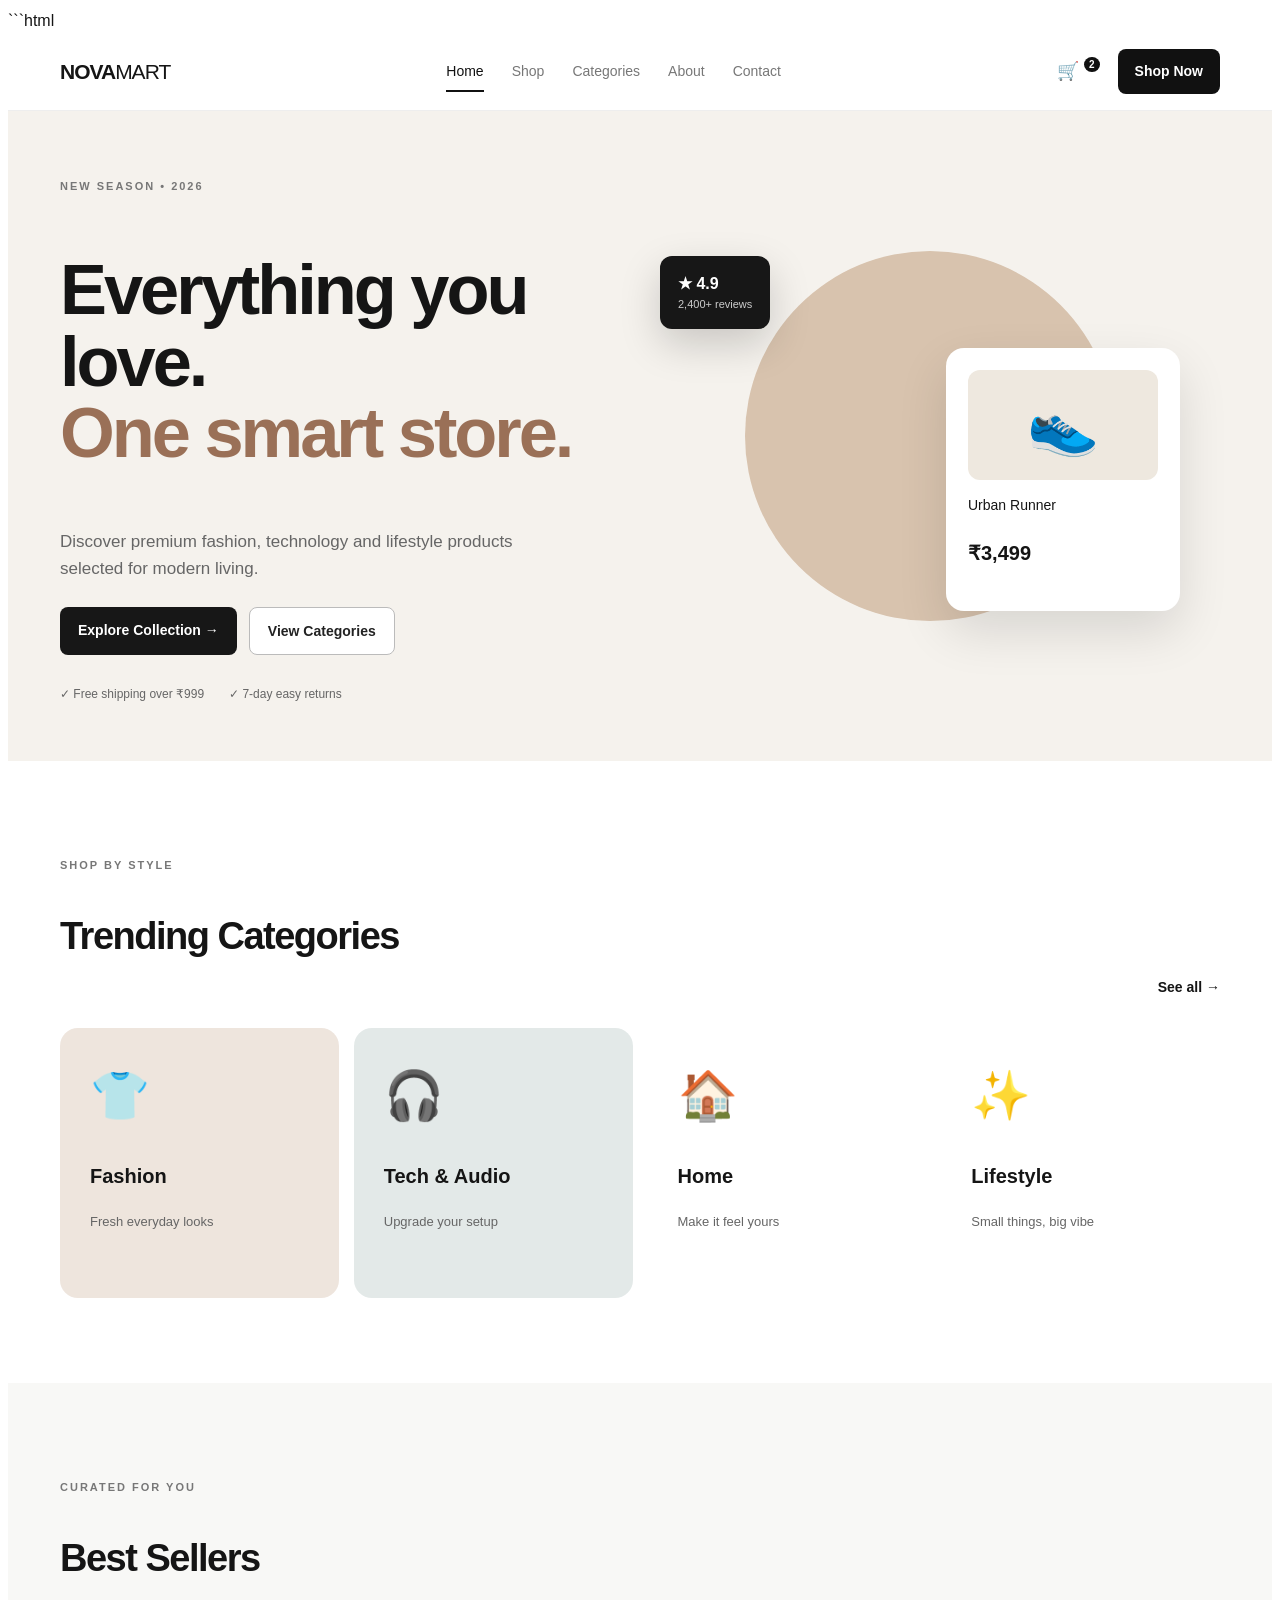
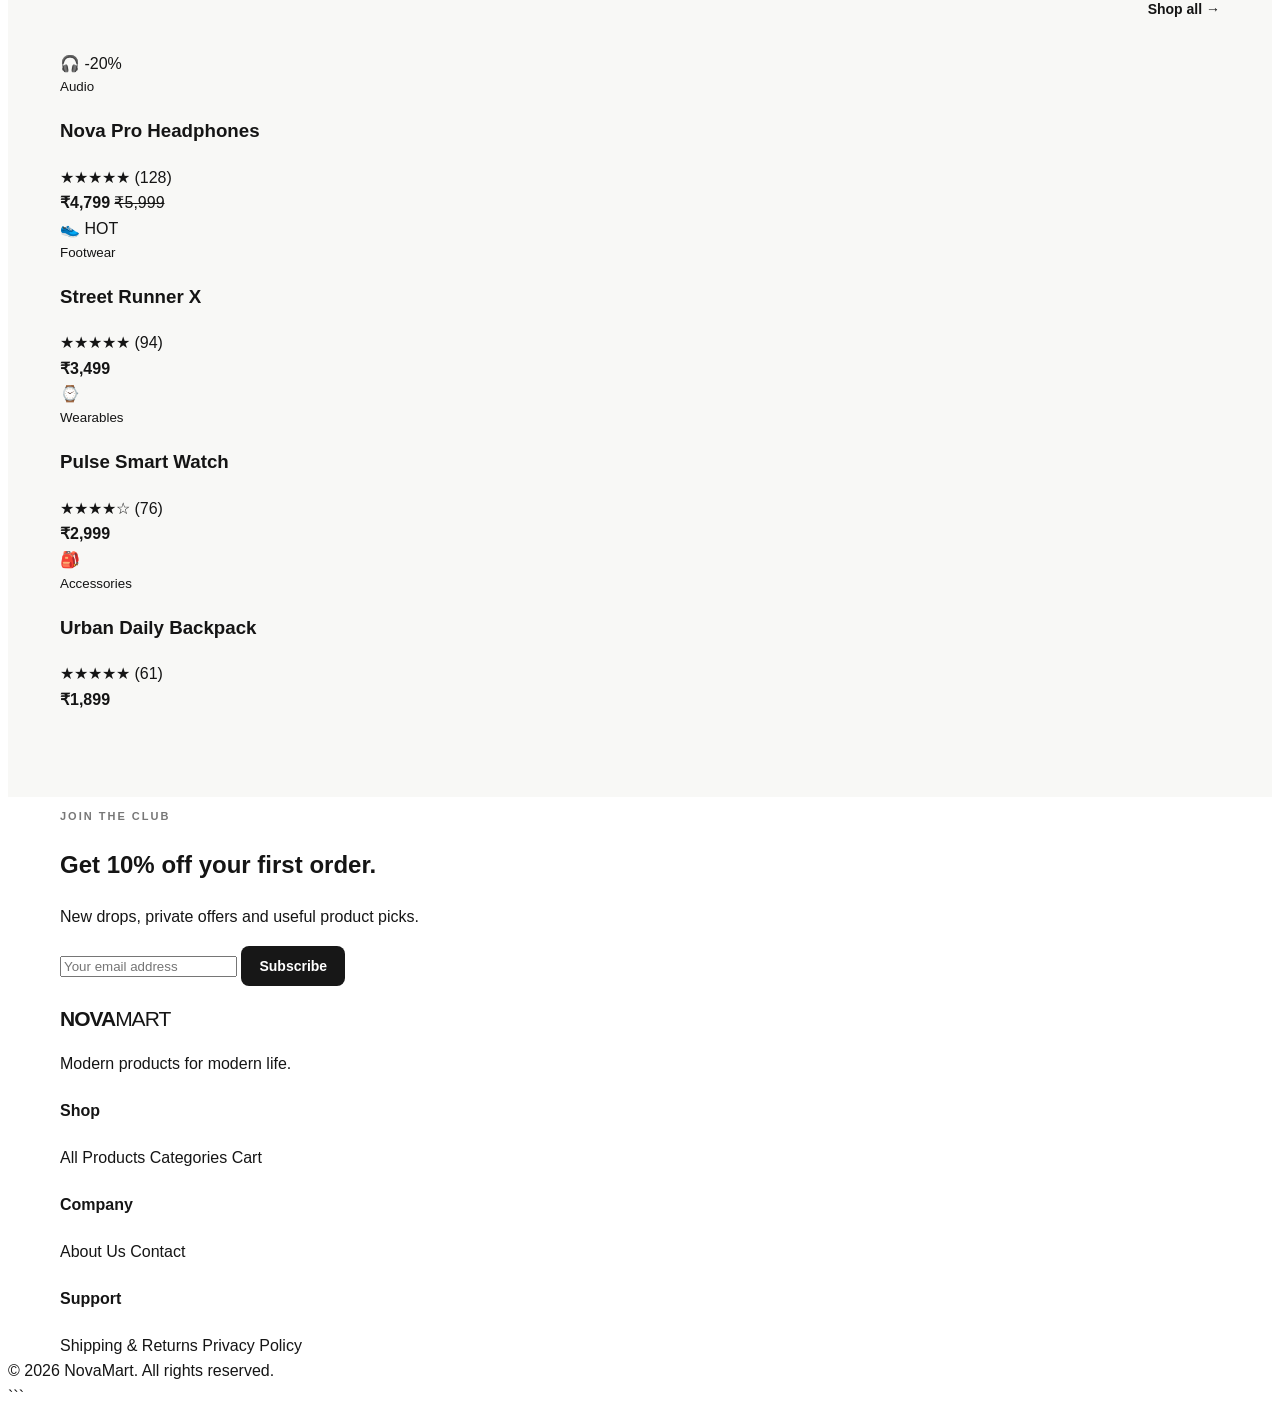
<file: index.html>
```html
<!DOCTYPE html>
<html lang="en">
<head>
    <meta charset="UTF-8">
    <meta name="viewport" content="width=device-width, initial-scale=1.0">

    <title>NovaMart | Home</title>

    <link rel="stylesheet" href="css/style.css">
</head>

<body>

<!-- ================= NAVBAR ================= -->

<header class="header">

    <div class="container nav">

        <a href="index.html" class="logo">
            NOVA<span>MART</span>
        </a>

        <nav>
            <a href="index.html" class="active">Home</a>
            <a href="shop.html">Shop</a>
            <a href="categories.html">Categories</a>
            <a href="about.html">About</a>
            <a href="contact.html">Contact</a>
        </nav>

        <div class="nav-actions">
            <a href="cart.html" class="cart">
                🛒 <b>2</b>
            </a>

            <a href="shop.html" class="nav-button">
                Shop Now
            </a>
        </div>

    </div>

</header>


<!-- ================= HERO ================= -->

<main>

<section class="hero">

    <div class="container hero-grid">

        <div class="hero-content">

            <p class="eyebrow">
                NEW SEASON • 2026
            </p>

            <h1>
                Everything you love.
                <span>One smart store.</span>
            </h1>

            <p class="hero-description">
                Discover premium fashion, technology and lifestyle
                products selected for modern living.
            </p>

            <div class="hero-buttons">

                <a href="shop.html" class="btn primary">
                    Explore Collection →
                </a>

                <a href="categories.html" class="btn secondary">
                    View Categories
                </a>

            </div>

            <div class="trust">

                <span>✓ Free shipping over ₹999</span>

                <span>✓ 7-day easy returns</span>

            </div>

        </div>


        <div class="hero-art">

            <div class="hero-circle"></div>

            <div class="hero-product-card floating">

                <div class="hero-product-image">
                    👟
                </div>

                <p>Urban Runner</p>

                <h3>₹3,499</h3>

            </div>


            <div class="review-card floating-delay">

                <strong>★ 4.9</strong>

                <span>2,400+ reviews</span>

            </div>

        </div>

    </div>

</section>


<!-- ================= CATEGORIES ================= -->

<section class="section">

    <div class="container">

        <div class="section-heading">

            <div>

                <p class="eyebrow">
                    SHOP BY STYLE
                </p>

                <h2>
                    Trending Categories
                </h2>

            </div>

            <a href="categories.html" class="text-link">
                See all →
            </a>

        </div>


        <div class="category-grid">

            <a href="shop.html" class="category-card fashion">

                <div class="category-icon">
                    👕
                </div>

                <h3>Fashion</h3>

                <p>
                    Fresh everyday looks
                </p>

            </a>


            <a href="shop.html" class="category-card tech">

                <div class="category-icon">
                    🎧
                </div>

                <h3>Tech & Audio</h3>

                <p>
                    Upgrade your setup
                </p>

            </a>


            <a href="shop.html" class="category-card home">

                <div class="category-icon">
                    🏠
                </div>

                <h3>Home</h3>

                <p>
                    Make it feel yours
                </p>

            </a>


            <a href="shop.html" class="category-card lifestyle">

                <div class="category-icon">
                    ✨
                </div>

                <h3>Lifestyle</h3>

                <p>
                    Small things, big vibe
                </p>

            </a>

        </div>

    </div>

</section>


<!-- ================= BEST SELLERS ================= -->

<section class="section light-section">

    <div class="container">

        <div class="section-heading">

            <div>

                <p class="eyebrow">
                    CURATED FOR YOU
                </p>

                <h2>
                    Best Sellers
                </h2>

            </div>

            <a href="shop.html" class="text-link">
                Shop all →
            </a>

        </div>


        <div class="product-grid">


            <!-- PRODUCT 1 -->

            <article class="product-card">

                <div class="product-image product-one">

                    🎧

                    <span class="badge">
                        -20%
                    </span>

                </div>

                <div class="product-info">

                    <small>
                        Audio
                    </small>

                    <h3>
                        Nova Pro Headphones
                    </h3>

                    <div class="rating">
                        ★★★★★
                        <span>(128)</span>
                    </div>

                    <strong>
                        ₹4,799
                    </strong>

                    <del>
                        ₹5,999
                    </del>

                </div>

            </article>


            <!-- PRODUCT 2 -->

            <article class="product-card">

                <div class="product-image product-two">

                    👟

                    <span class="badge">
                        HOT
                    </span>

                </div>

                <div class="product-info">

                    <small>
                        Footwear
                    </small>

                    <h3>
                        Street Runner X
                    </h3>

                    <div class="rating">
                        ★★★★★
                        <span>(94)</span>
                    </div>

                    <strong>
                        ₹3,499
                    </strong>

                </div>

            </article>


            <!-- PRODUCT 3 -->

            <article class="product-card">

                <div class="product-image product-three">

                    ⌚

                </div>

                <div class="product-info">

                    <small>
                        Wearables
                    </small>

                    <h3>
                        Pulse Smart Watch
                    </h3>

                    <div class="rating">
                        ★★★★☆
                        <span>(76)</span>
                    </div>

                    <strong>
                        ₹2,999
                    </strong>

                </div>

            </article>


            <!-- PRODUCT 4 -->

            <article class="product-card">

                <div class="product-image product-four">

                    🎒

                </div>

                <div class="product-info">

                    <small>
                        Accessories
                    </small>

                    <h3>
                        Urban Daily Backpack
                    </h3>

                    <div class="rating">
                        ★★★★★
                        <span>(61)</span>
                    </div>

                    <strong>
                        ₹1,899
                    </strong>

                </div>

            </article>

        </div>

    </div>

</section>


<!-- ================= NEWSLETTER ================= -->

<section class="newsletter">

    <div class="container newsletter-box">

        <div>

            <p class="eyebrow">
                JOIN THE CLUB
            </p>

            <h2>
                Get 10% off your first order.
            </h2>

            <p>
                New drops, private offers and useful product picks.
            </p>

        </div>


        <form>

            <input
                type="email"
                placeholder="Your email address"
            >

            <button class="btn primary">
                Subscribe
            </button>

        </form>

    </div>

</section>

</main>


<!-- ================= FOOTER ================= -->

<footer class="footer">

    <div class="container footer-grid">

        <div>

            <a href="index.html" class="logo light">
                NOVA<span>MART</span>
            </a>

            <p>
                Modern products for modern life.
            </p>

        </div>


        <div>

            <h4>
                Shop
            </h4>

            <a href="shop.html">
                All Products
            </a>

            <a href="categories.html">
                Categories
            </a>

            <a href="cart.html">
                Cart
            </a>

        </div>


        <div>

            <h4>
                Company
            </h4>

            <a href="about.html">
                About Us
            </a>

            <a href="contact.html">
                Contact
            </a>

        </div>


        <div>

            <h4>
                Support
            </h4>

            <a href="#">
                Shipping & Returns
            </a>

            <a href="#">
                Privacy Policy
            </a>

        </div>

    </div>


    <div class="copyright">

        © 2026 NovaMart. All rights reserved.

    </div>

</footer>


</body>
</html>
```
</file>
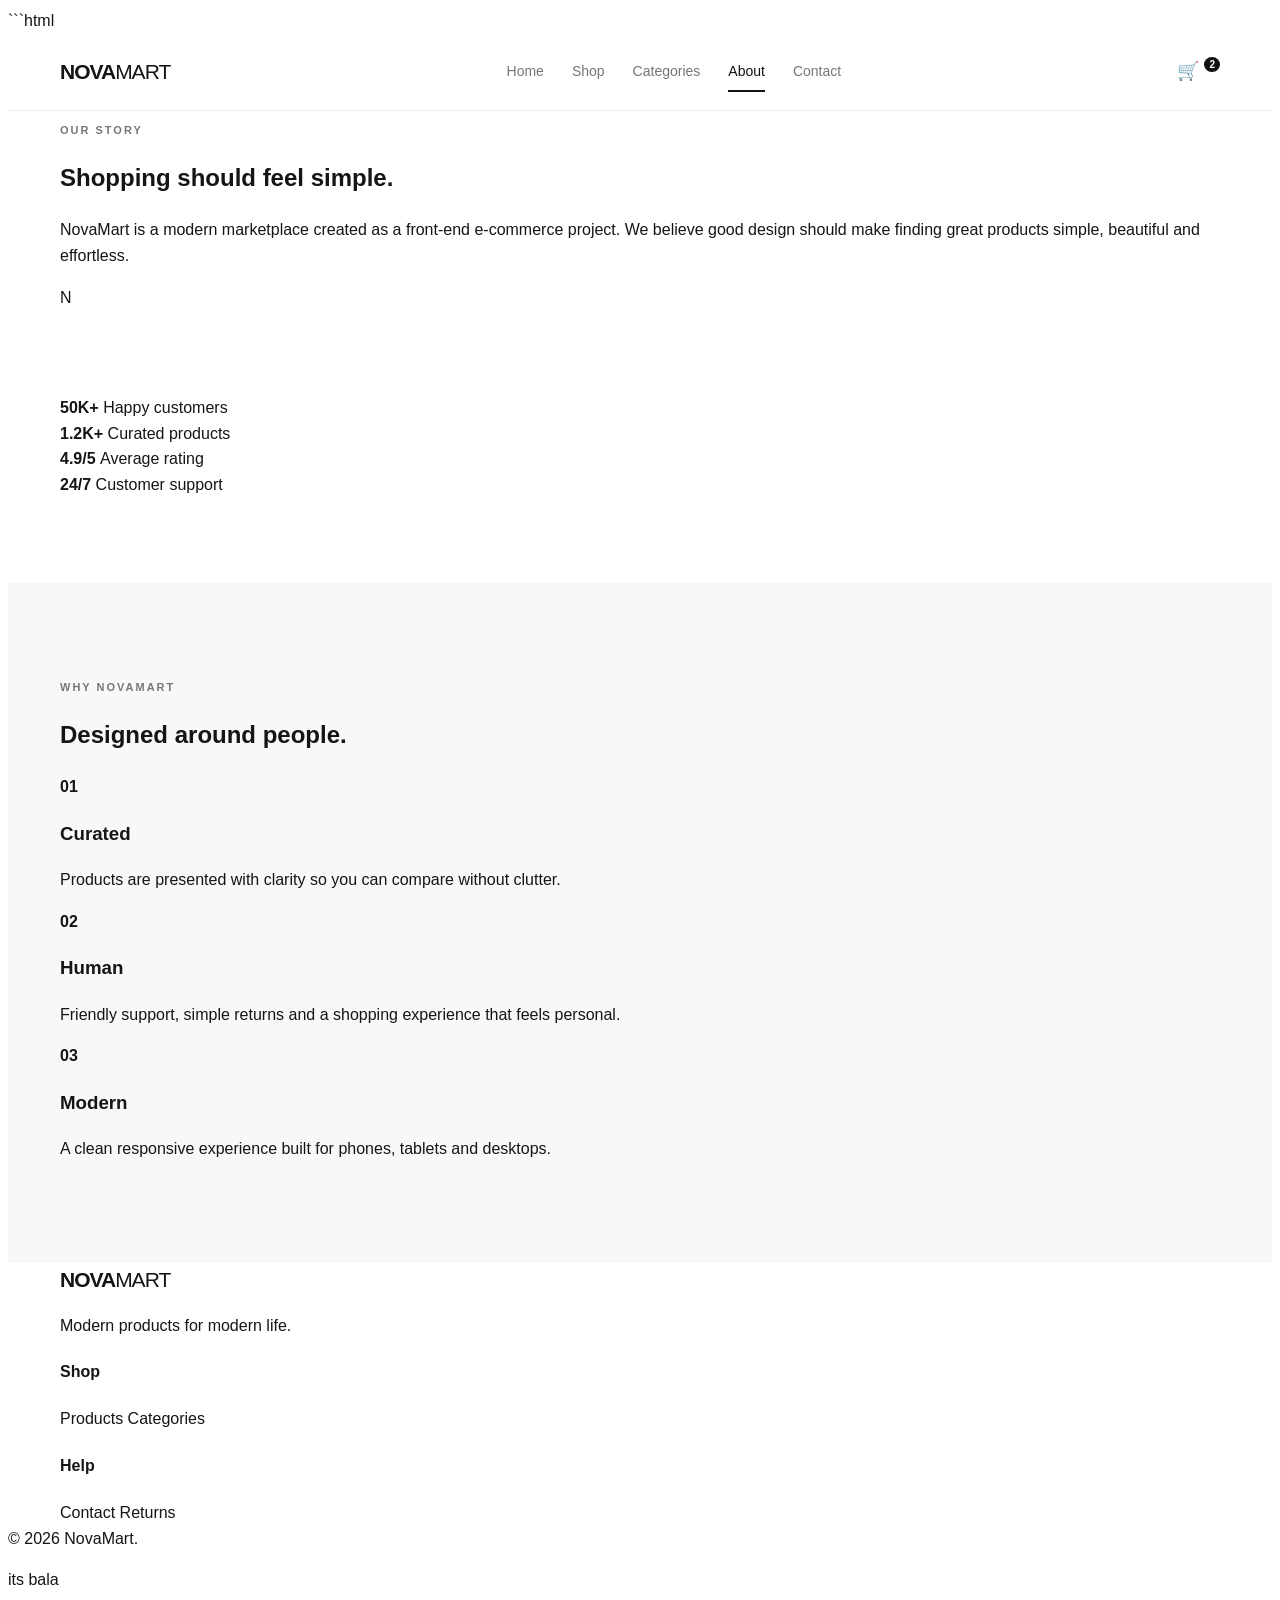
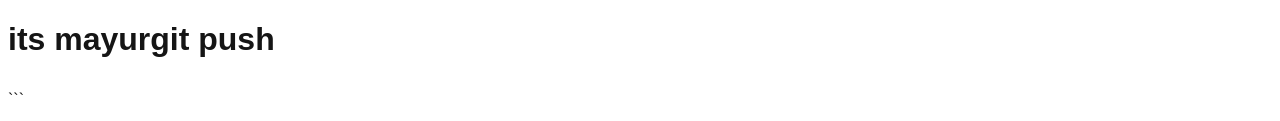
<file: about.html>
```html
<!DOCTYPE html>
<html lang="en">

<head>

<meta charset="UTF-8">
<meta name="viewport" content="width=device-width, initial-scale=1.0">

<title>NovaMart | About</title>

<link rel="stylesheet" href="css/style.css">

</head>

<body>


<header class="header">

<div class="container nav">

<a href="index.html" class="logo">
NOVA<span>MART</span>
</a>

<nav>

<a href="index.html">
Home
</a>

<a href="shop.html">
Shop
</a>

<a href="categories.html">
Categories
</a>

<a href="about.html" class="active">
About
</a>

<a href="contact.html">
Contact
</a>

</nav>

<div class="nav-actions">

<a href="cart.html" class="cart">
🛒 <b>2</b>
</a>

</div>

</div>

</header>


<main>


<section class="about-hero">

<div class="container about-grid">

<div>

<p class="eyebrow">
OUR STORY
</p>

<h1>
Shopping should feel
<span>simple.</span>
</h1>

<p>

NovaMart is a modern marketplace created
as a front-end e-commerce project.

We believe good design should make finding
great products simple, beautiful and effortless.

</p>

</div>


<div class="about-circle">
N
</div>

</div>

</section>


<section class="section">

<div class="container stats">


<div>

<strong>
50K+
</strong>

<span>
Happy customers
</span>

</div>


<div>

<strong>
1.2K+
</strong>

<span>
Curated products
</span>

</div>


<div>

<strong>
4.9/5
</strong>

<span>
Average rating
</span>

</div>


<div>

<strong>
24/7
</strong>

<span>
Customer support
</span>

</div>


</div>

</section>


<section class="section light-section">

<div class="container values">

<div>

<p class="eyebrow">
WHY NOVAMART
</p>

<h2>
Designed around people.
</h2>

</div>


<div class="value-grid">


<article>

<b>
01
</b>

<h3>
Curated
</h3>

<p>
Products are presented with clarity
so you can compare without clutter.
</p>

</article>


<article>

<b>
02
</b>

<h3>
Human
</h3>

<p>
Friendly support, simple returns and
a shopping experience that feels personal.
</p>

</article>


<article>

<b>
03
</b>

<h3>
Modern
</h3>

<p>
A clean responsive experience built
for phones, tablets and desktops.
</p>

</article>


</div>

</div>

</section>

</main>


<footer class="footer">

<div class="container footer-grid">

<div>

<a href="index.html" class="logo light">
NOVA<span>MART</span>
</a>

<p>
Modern products for modern life.
</p>

</div>


<div>

<h4>
Shop
</h4>

<a href="shop.html">
Products
</a>

<a href="categories.html">
Categories
</a>

</div>


<div>

<h4>
Help
</h4>

<a href="contact.html">
Contact
</a>

<a href="#">
Returns
</a>

</div>

</div>


<div class="copyright">
© 2026 NovaMart.
</div>

</footer>

<p>its bala</p>
<h1>its mayurgit push</h1>

</body>
</html>
```
</file>
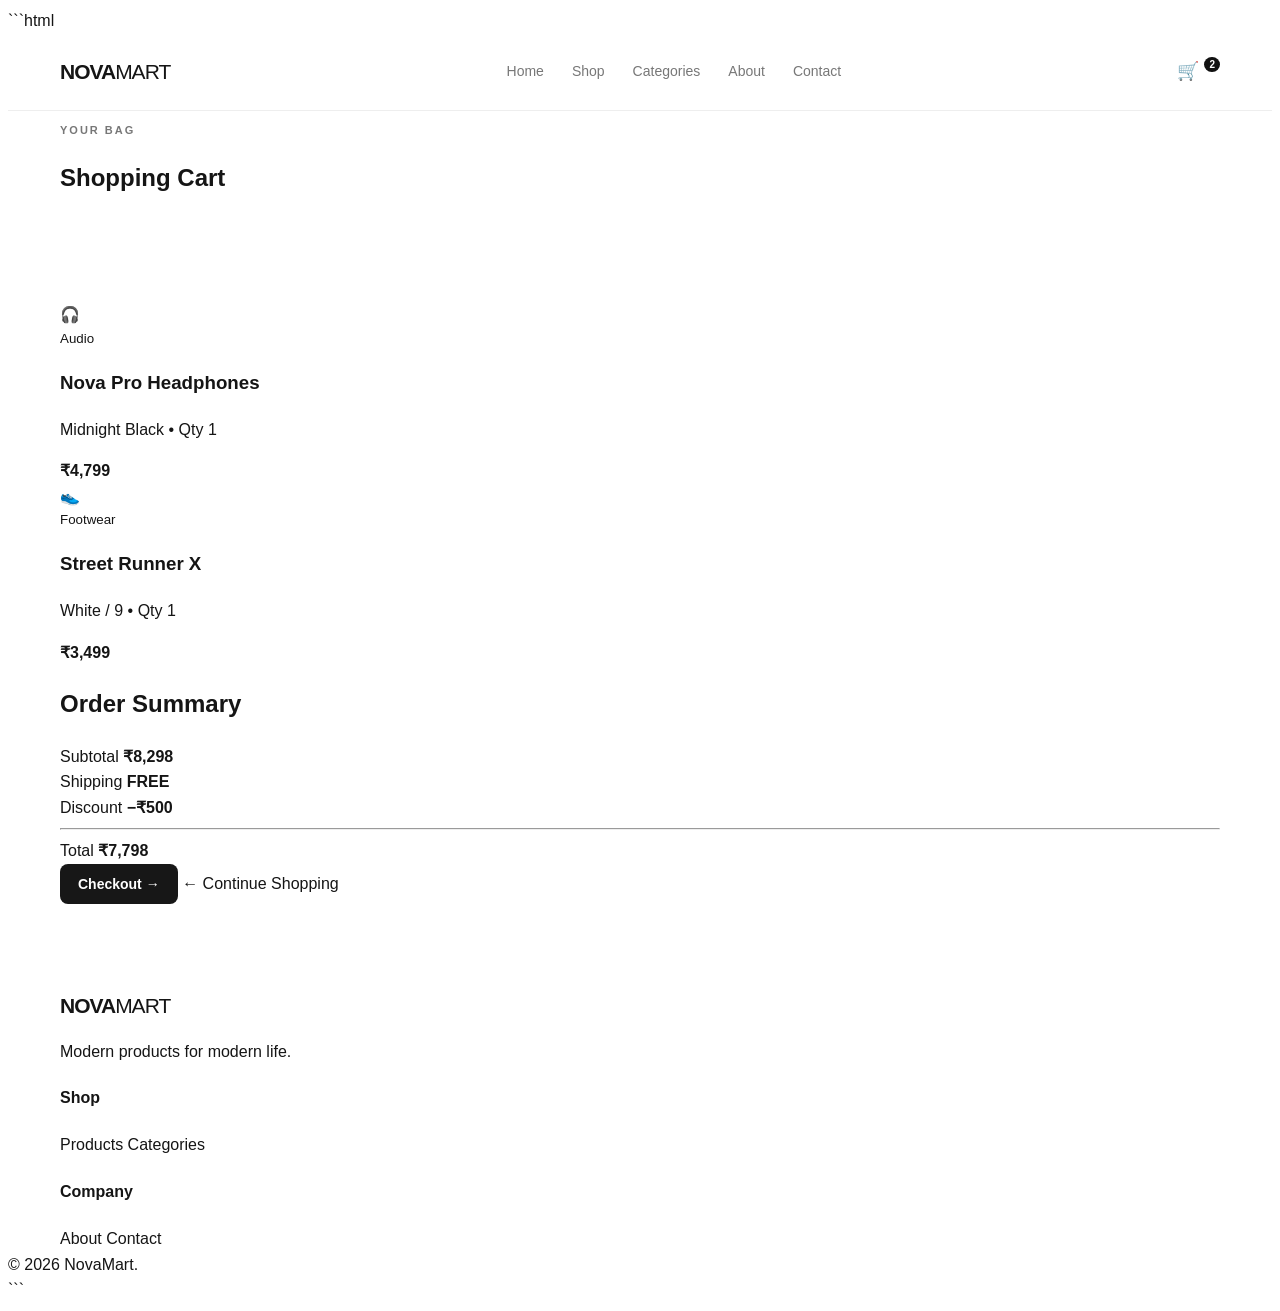
<file: cart.html>
```html
<!DOCTYPE html>
<html lang="en">

<head>

<meta charset="UTF-8">
<meta name="viewport" content="width=device-width, initial-scale=1.0">

<title>NovaMart | Cart</title>

<link rel="stylesheet" href="css/style.css">

</head>

<body>


<header class="header">

<div class="container nav">

<a href="index.html" class="logo">
NOVA<span>MART</span>
</a>

<nav>

<a href="index.html">
Home
</a>

<a href="shop.html">
Shop
</a>

<a href="categories.html">
Categories
</a>

<a href="about.html">
About
</a>

<a href="contact.html">
Contact
</a>

</nav>

<div class="nav-actions">

<a href="cart.html" class="cart">
🛒 <b>2</b>
</a>

</div>

</div>

</header>


<main>


<section class="page-hero">

<div class="container">

<p class="eyebrow">
YOUR BAG
</p>

<h1>
Shopping Cart
</h1>

</div>

</section>


<section class="section">

<div class="container cart-layout">


<div class="cart-items">


<article class="cart-item">

<div class="cart-image product-one">
🎧
</div>

<div>

<small>
Audio
</small>

<h3>
Nova Pro Headphones
</h3>

<p>
Midnight Black • Qty 1
</p>

</div>

<strong>
₹4,799
</strong>

</article>


<article class="cart-item">

<div class="cart-image product-two">
👟
</div>

<div>

<small>
Footwear
</small>

<h3>
Street Runner X
</h3>

<p>
White / 9 • Qty 1
</p>

</div>

<strong>
₹3,499
</strong>

</article>


</div>


<aside class="summary">

<h2>
Order Summary
</h2>


<div>

<span>
Subtotal
</span>

<b>
₹8,298
</b>

</div>


<div>

<span>
Shipping
</span>

<b>
FREE
</b>

</div>


<div>

<span>
Discount
</span>

<b>
−₹500
</b>

</div>


<hr>


<div class="total">

<span>
Total
</span>

<strong>
₹7,798
</strong>

</div>


<button class="btn primary full">
Checkout →
</button>


<a href="shop.html" class="continue">
← Continue Shopping
</a>


</aside>


</div>

</section>

</main>


<footer class="footer">

<div class="container footer-grid">

<div>

<a href="index.html" class="logo light">
NOVA<span>MART</span>
</a>

<p>
Modern products for modern life.
</p>

</div>


<div>

<h4>
Shop
</h4>

<a href="shop.html">
Products
</a>

<a href="categories.html">
Categories
</a>

</div>


<div>

<h4>
Company
</h4>

<a href="about.html">
About
</a>

<a href="contact.html">
Contact
</a>

</div>

</div>


<div class="copyright">
© 2026 NovaMart.
</div>

</footer>


</body>
</html>
```
</file>
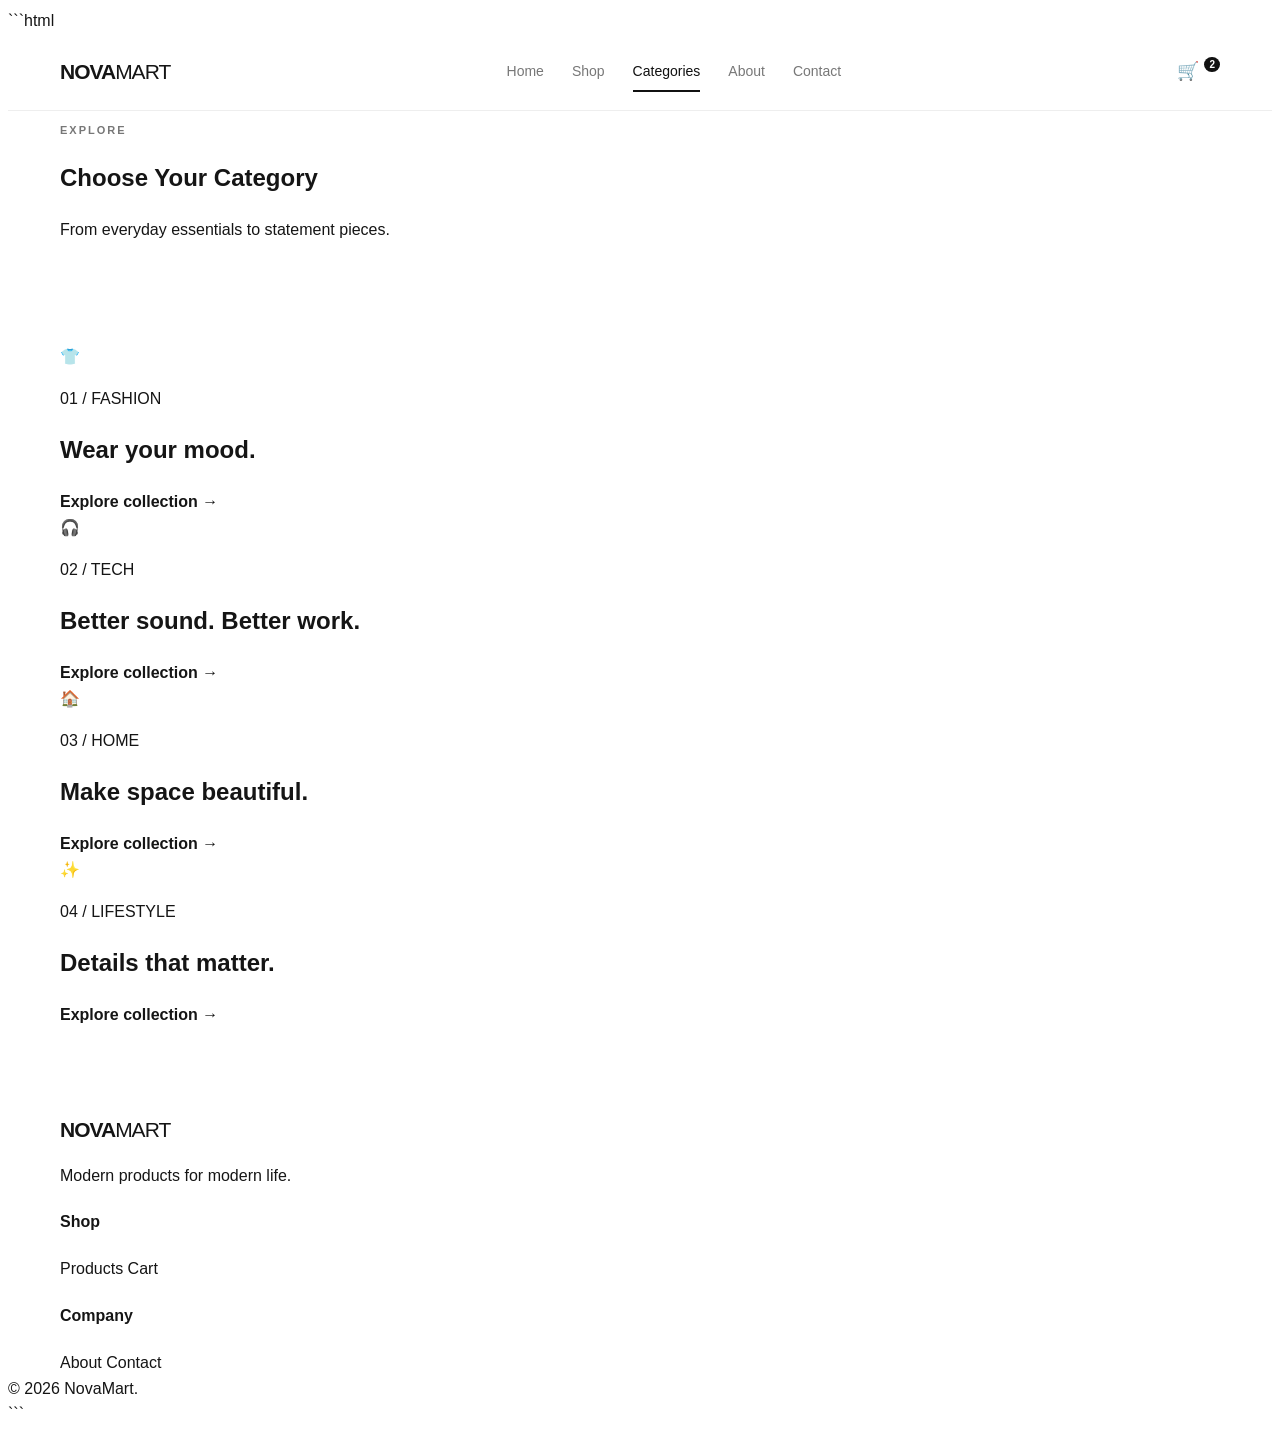
<file: categories.html>
```html
<!DOCTYPE html>
<html lang="en">

<head>

<meta charset="UTF-8">
<meta name="viewport" content="width=device-width, initial-scale=1.0">

<title>NovaMart | Categories</title>

<link rel="stylesheet" href="css/style.css">

</head>

<body>


<header class="header">

<div class="container nav">

<a href="index.html" class="logo">
NOVA<span>MART</span>
</a>

<nav>

<a href="index.html">
Home
</a>

<a href="shop.html">
Shop
</a>

<a href="categories.html" class="active">
Categories
</a>

<a href="about.html">
About
</a>

<a href="contact.html">
Contact
</a>

</nav>

<div class="nav-actions">

<a href="cart.html" class="cart">
🛒 <b>2</b>
</a>

</div>

</div>

</header>


<main>


<section class="page-hero">

<div class="container">

<p class="eyebrow">
EXPLORE
</p>

<h1>
Choose Your Category
</h1>

<p>
From everyday essentials to statement pieces.
</p>

</div>

</section>


<section class="section">

<div class="container category-large-grid">


<a href="shop.html" class="large-category category-fashion">

<div class="large-category-icon">
👕
</div>

<div>

<p>
01 / FASHION
</p>

<h2>
Wear your mood.
</h2>

<b>
Explore collection →
</b>

</div>

</a>


<a href="shop.html" class="large-category category-tech">

<div class="large-category-icon">
🎧
</div>

<div>

<p>
02 / TECH
</p>

<h2>
Better sound.
Better work.
</h2>

<b>
Explore collection →
</b>

</div>

</a>


<a href="shop.html" class="large-category category-home">

<div class="large-category-icon">
🏠
</div>

<div>

<p>
03 / HOME
</p>

<h2>
Make space beautiful.
</h2>

<b>
Explore collection →
</b>

</div>

</a>


<a href="shop.html" class="large-category category-life">

<div class="large-category-icon">
✨
</div>

<div>

<p>
04 / LIFESTYLE
</p>

<h2>
Details that matter.
</h2>

<b>
Explore collection →
</b>

</div>

</a>


</div>

</section>

</main>


<footer class="footer">

<div class="container footer-grid">

<div>

<a href="index.html" class="logo light">
NOVA<span>MART</span>
</a>

<p>
Modern products for modern life.
</p>

</div>

<div>

<h4>
Shop
</h4>

<a href="shop.html">
Products
</a>

<a href="cart.html">
Cart
</a>

</div>

<div>

<h4>
Company
</h4>

<a href="about.html">
About
</a>

<a href="contact.html">
Contact
</a>

</div>

</div>

<div class="copyright">
© 2026 NovaMart.
</div>

</footer>


</body>
</html>
```
</file>
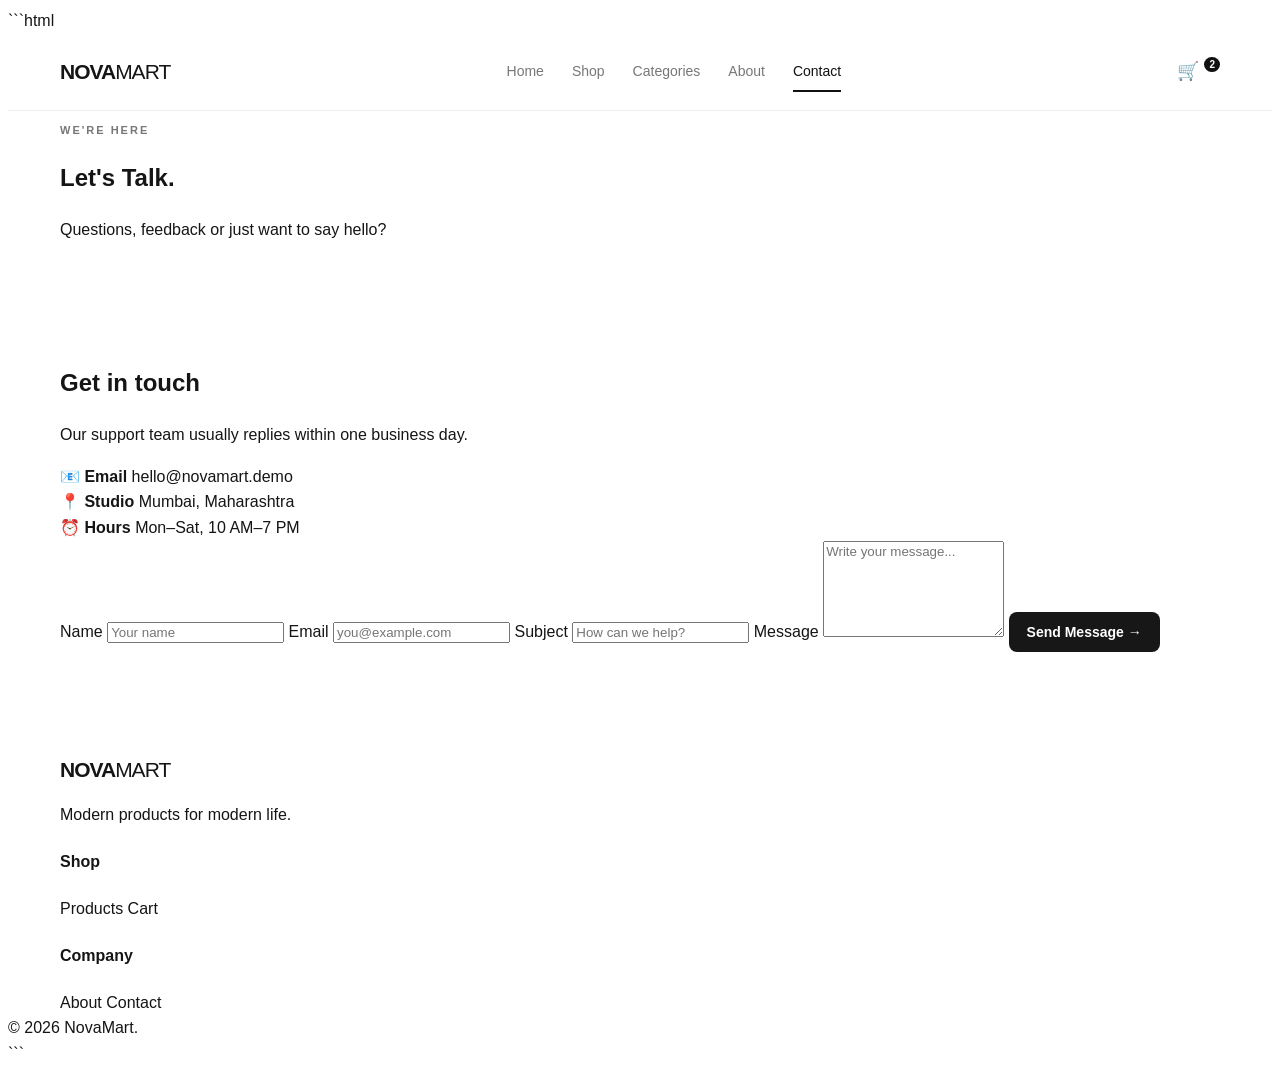
<file: contact.html>
```html
<!DOCTYPE html>
<html lang="en">

<head>

<meta charset="UTF-8">
<meta name="viewport" content="width=device-width, initial-scale=1.0">

<title>NovaMart | Contact</title>

<link rel="stylesheet" href="css/style.css">

</head>

<body>


<header class="header">

<div class="container nav">

<a href="index.html" class="logo">
NOVA<span>MART</span>
</a>

<nav>

<a href="index.html">
Home
</a>

<a href="shop.html">
Shop
</a>

<a href="categories.html">
Categories
</a>

<a href="about.html">
About
</a>

<a href="contact.html" class="active">
Contact
</a>

</nav>

<div class="nav-actions">

<a href="cart.html" class="cart">
🛒 <b>2</b>
</a>

</div>

</div>

</header>


<main>


<section class="page-hero">

<div class="container">

<p class="eyebrow">
WE'RE HERE
</p>

<h1>
Let's Talk.
</h1>

<p>
Questions, feedback or just want to say hello?
</p>

</div>

</section>


<section class="section">

<div class="container contact-grid">


<div class="contact-info">

<h2>
Get in touch
</h2>

<p>
Our support team usually replies
within one business day.
</p>


<div class="contact-item">

<b>
📧 Email
</b>

<span>
hello@novamart.demo
</span>

</div>


<div class="contact-item">

<b>
📍 Studio
</b>

<span>
Mumbai, Maharashtra
</span>

</div>


<div class="contact-item">

<b>
⏰ Hours
</b>

<span>
Mon–Sat, 10 AM–7 PM
</span>

</div>

</div>


<form class="contact-form">

<label>

Name

<input
type="text"
placeholder="Your name"
>

</label>


<label>

Email

<input
type="email"
placeholder="you@example.com"
>

</label>


<label>

Subject

<input
type="text"
placeholder="How can we help?"
>

</label>


<label>

Message

<textarea
rows="6"
placeholder="Write your message..."
></textarea>

</label>


<button class="btn primary">
Send Message →
</button>

</form>


</div>

</section>

</main>


<footer class="footer">

<div class="container footer-grid">

<div>

<a href="index.html" class="logo light">
NOVA<span>MART</span>
</a>

<p>
Modern products for modern life.
</p>

</div>


<div>

<h4>
Shop
</h4>

<a href="shop.html">
Products
</a>

<a href="cart.html">
Cart
</a>

</div>


<div>

<h4>
Company
</h4>

<a href="about.html">
About
</a>

<a href="contact.html">
Contact
</a>

</div>

</div>


<div class="copyright">
© 2026 NovaMart.
</div>

</footer>


</body>
</html>
```
</file>
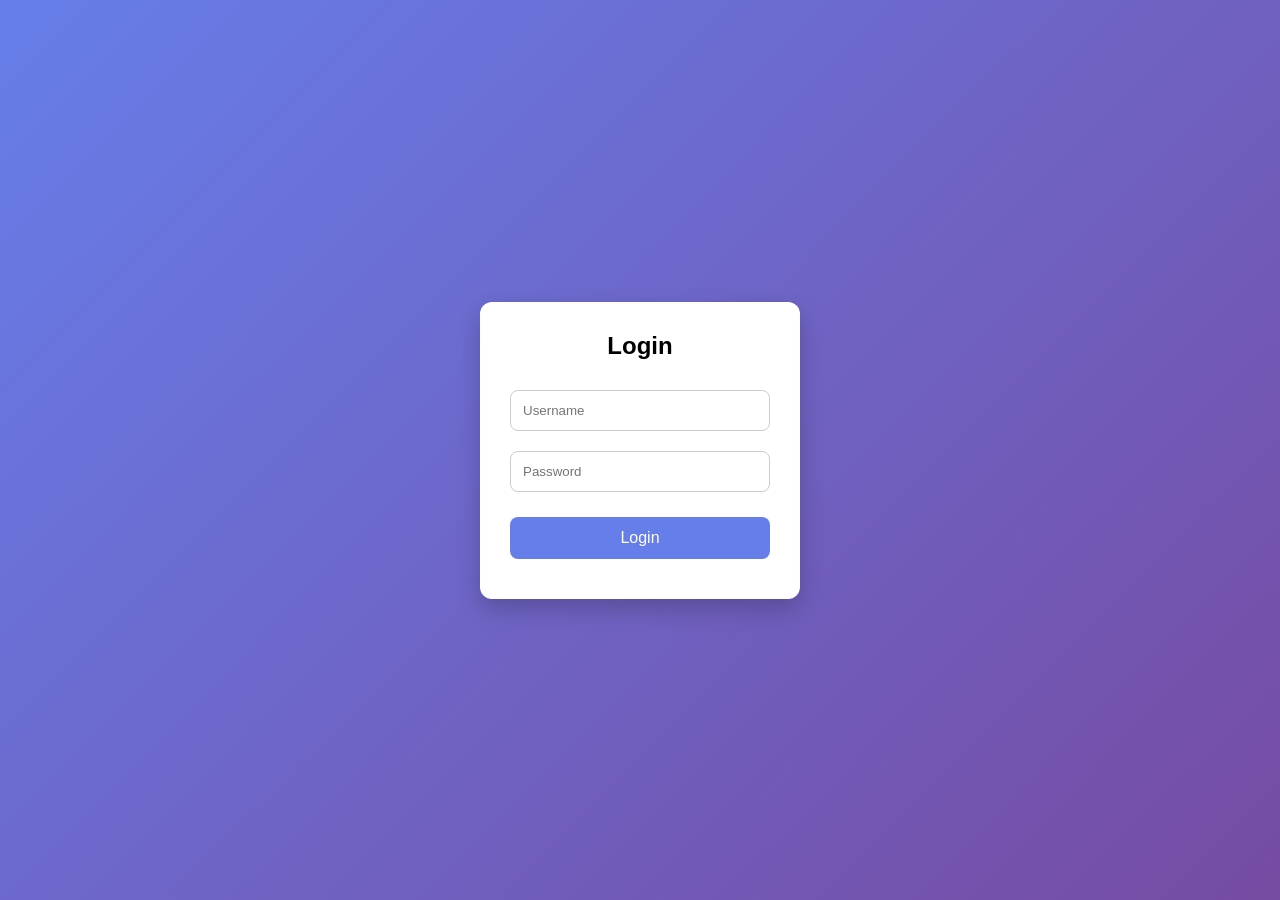
<file: login.html>
<!DOCTYPE html>
<html lang="en">
<head>
<meta charset="UTF-8">
<meta name="viewport" content="width=device-width, initial-scale=1.0">
<title>Login</title>
<style>
  *{margin:0; padding:0; box-sizing:border-box; font-family: Arial, sans-serif;}
  body{
    height:100vh;
    display:flex;
    justify-content:center;
    align-items:center;
    background: linear-gradient(135deg, #667eea, #764ba2);
  }
  .box{
    background:white;
    padding:30px;
    width:320px;
    border-radius:12px;
    box-shadow: 0 10px 25px rgba(0,0,0,0.2);
  }
  .box h2{ text-align:center; margin-bottom:20px; }
  .box input{
    width:100%;
    padding:12px;
    margin:10px 0;
    border:1px solid #ccc;
    border-radius:8px;
    outline:none;
  }
  .box input:focus{ border-color:#667eea; }
  .box button{
    width:100%;
    padding:12px;
    margin-top:15px;
    background:#667eea;
    color:white;
    border:none;
    border-radius:8px;
    cursor:pointer;
    font-size:16px;
  }
  .box button:hover{ background:#5a6fd6; }
  #msg{ text-align:center; margin-top:10px; font-size:14px; color:red;}
</style>
</head>
<body>

<div class="box">
  <h2>Login</h2>
  <input type="text" id="username" placeholder="Username">
  <input type="password" id="password" placeholder="Password">
  <button onclick="login()">Login</button>
  <p id="msg"></p>
</div>

<script>
  function login(){
    let user = document.getElementById("username").value;
    let pass = document.getElementById("password").value;
    let msg = document.getElementById("msg");

    // yaha apna username password check kar sakta hai
    if(user === "" || pass === ""){
      msg.innerText = "Sab field bharo!";
      msg.style.color = "red";
    }
    else if(user === "admin" && pass === "1234"){
      msg.innerText = "Login Successful!";
      msg.style.color = "green";
      // yaha dusre page pe bhej sakta hai
      // window.location.href = "home.html";
    }
    else{
      msg.innerText = "Galat username ya password!";
      msg.style.color = "red";
    }
  }
</script>

</body>
</html>
</file>
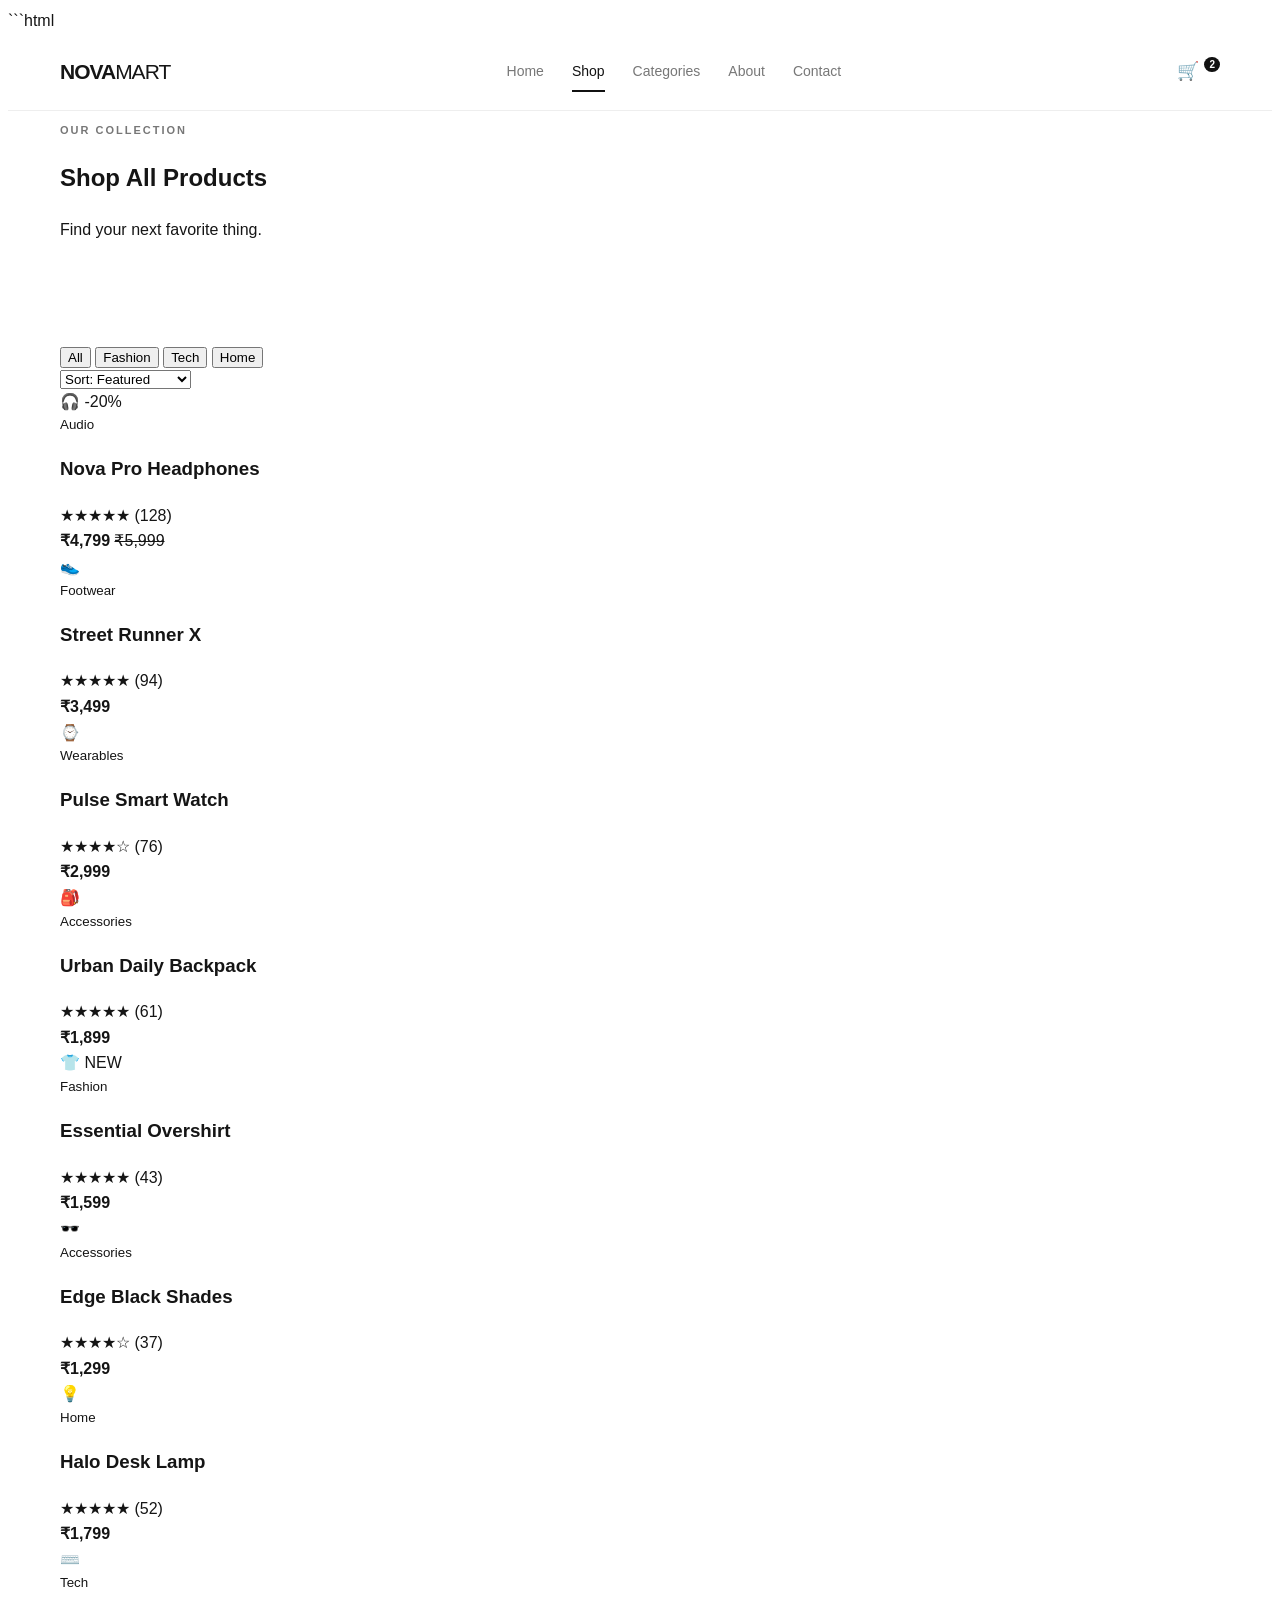
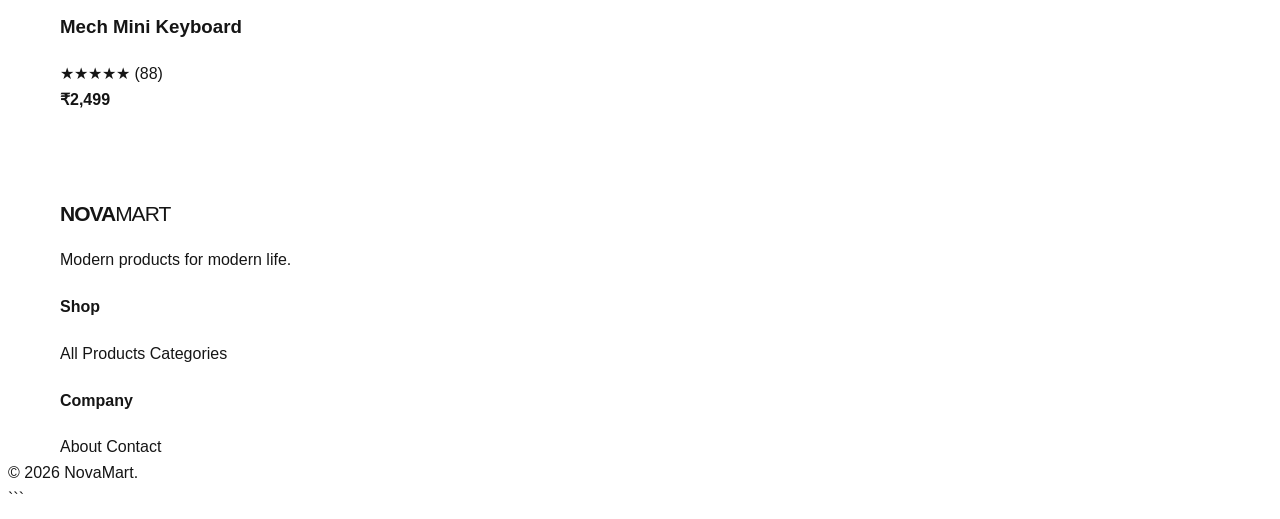
<file: shop.html>
```html
<!DOCTYPE html>
<html lang="en">

<head>

    <meta charset="UTF-8">
    <meta name="viewport" content="width=device-width, initial-scale=1.0">

    <title>NovaMart | Shop</title>

    <link rel="stylesheet" href="css/style.css">

</head>

<body>


<header class="header">

    <div class="container nav">

        <a href="index.html" class="logo">
            NOVA<span>MART</span>
        </a>

        <nav>

            <a href="index.html">Home</a>

            <a href="shop.html" class="active">
                Shop
            </a>

            <a href="categories.html">
                Categories
            </a>

            <a href="about.html">
                About
            </a>

            <a href="contact.html">
                Contact
            </a>

        </nav>

        <div class="nav-actions">

            <a href="cart.html" class="cart">
                🛒 <b>2</b>
            </a>

        </div>

    </div>

</header>


<main>


<section class="page-hero">

    <div class="container">

        <p class="eyebrow">
            OUR COLLECTION
        </p>

        <h1>
            Shop All Products
        </h1>

        <p>
            Find your next favorite thing.
        </p>

    </div>

</section>


<section class="section">

<div class="container">


<div class="filter-row">

    <div>

        <button class="filter active">
            All
        </button>

        <button class="filter">
            Fashion
        </button>

        <button class="filter">
            Tech
        </button>

        <button class="filter">
            Home
        </button>

    </div>


    <select>

        <option>
            Sort: Featured
        </option>

        <option>
            Price: Low to High
        </option>

        <option>
            Price: High to Low
        </option>

    </select>

</div>


<div class="product-grid">


<!-- PRODUCT 1 -->

<article class="product-card">

<div class="product-image product-one">
🎧
<span class="badge">-20%</span>
</div>

<div class="product-info">

<small>Audio</small>

<h3>
Nova Pro Headphones
</h3>

<div class="rating">
★★★★★ <span>(128)</span>
</div>

<strong>
₹4,799
</strong>

<del>
₹5,999
</del>

</div>

</article>


<!-- PRODUCT 2 -->

<article class="product-card">

<div class="product-image product-two">
👟
</div>

<div class="product-info">

<small>Footwear</small>

<h3>
Street Runner X
</h3>

<div class="rating">
★★★★★ <span>(94)</span>
</div>

<strong>
₹3,499
</strong>

</div>

</article>


<!-- PRODUCT 3 -->

<article class="product-card">

<div class="product-image product-three">
⌚
</div>

<div class="product-info">

<small>Wearables</small>

<h3>
Pulse Smart Watch
</h3>

<div class="rating">
★★★★☆ <span>(76)</span>
</div>

<strong>
₹2,999
</strong>

</div>

</article>


<!-- PRODUCT 4 -->

<article class="product-card">

<div class="product-image product-four">
🎒
</div>

<div class="product-info">

<small>Accessories</small>

<h3>
Urban Daily Backpack
</h3>

<div class="rating">
★★★★★ <span>(61)</span>
</div>

<strong>
₹1,899
</strong>

</div>

</article>


<!-- PRODUCT 5 -->

<article class="product-card">

<div class="product-image product-five">

👕
<span class="badge">
NEW
</span>

</div>

<div class="product-info">

<small>Fashion</small>

<h3>
Essential Overshirt
</h3>

<div class="rating">
★★★★★ <span>(43)</span>
</div>

<strong>
₹1,599
</strong>

</div>

</article>


<!-- PRODUCT 6 -->

<article class="product-card">

<div class="product-image product-six">
🕶️
</div>

<div class="product-info">

<small>Accessories</small>

<h3>
Edge Black Shades
</h3>

<div class="rating">
★★★★☆ <span>(37)</span>
</div>

<strong>
₹1,299
</strong>

</div>

</article>


<!-- PRODUCT 7 -->

<article class="product-card">

<div class="product-image product-seven">
💡
</div>

<div class="product-info">

<small>Home</small>

<h3>
Halo Desk Lamp
</h3>

<div class="rating">
★★★★★ <span>(52)</span>
</div>

<strong>
₹1,799
</strong>

</div>

</article>


<!-- PRODUCT 8 -->

<article class="product-card">

<div class="product-image product-eight">
⌨️
</div>

<div class="product-info">

<small>Tech</small>

<h3>
Mech Mini Keyboard
</h3>

<div class="rating">
★★★★★ <span>(88)</span>
</div>

<strong>
₹2,499
</strong>

</div>

</article>


</div>

</div>

</section>

</main>


<footer class="footer">

<div class="container footer-grid">

<div>

<a href="index.html" class="logo light">
NOVA<span>MART</span>
</a>

<p>
Modern products for modern life.
</p>

</div>

<div>

<h4>Shop</h4>

<a href="shop.html">
All Products
</a>

<a href="categories.html">
Categories
</a>

</div>

<div>

<h4>Company</h4>

<a href="about.html">
About
</a>

<a href="contact.html">
Contact
</a>

</div>

</div>

<div class="copyright">
© 2026 NovaMart.
</div>

</footer>


</body>
</html>
```
</file>
<file: css/style.css>
```css
/* =========================================================
   NOVAMART E-COMMERCE WEBSITE
   HTML + CSS ONLY
========================================================= */


/* =========================================================
   1. GOOGLE FONT
========================================================= */

@import url('https://fonts.googleapis.com/css2?family=DM+Sans:wght@400;500;600;700&family=Manrope:wght@600;700;800&display=swap');


/* =========================================================
   2. BASIC RESET
========================================================= */

* {
    margin: 0;
    padding: 0;
    box-sizing: border-box;
}

html {
    scroll-behavior: smooth;
}

body {
    font-family: "DM Sans", sans-serif;
    color: #151515;
    background: #ffffff;
    line-height: 1.6;
}

a {
    text-decoration: none;
    color: inherit;
}

button,
input,
textarea,
select {
    font-family: inherit;
}

.container {
    width: min(1160px, 92%);
    margin: auto;
}


/* =========================================================
   3. NAVBAR
========================================================= */

.header {
    height: 76px;
    background: #ffffff;
    border-bottom: 1px solid #eeeeee;

    position: sticky;
    top: 0;

    z-index: 100;
}

.nav {
    height: 100%;

    display: flex;
    align-items: center;
    justify-content: space-between;

    gap: 25px;
}


/* LOGO */

.logo {
    font-family: "Manrope", sans-serif;

    font-size: 21px;
    font-weight: 800;

    letter-spacing: -1px;
}

.logo span {
    font-weight: 500;
}


/* NAV LINKS */

.nav nav {
    display: flex;
    gap: 28px;
}

.nav nav a {
    position: relative;

    font-size: 14px;
    color: #777777;

    transition:
        color 0.25s ease;
}

.nav nav a:hover {
    color: #111111;
}

.nav nav a.active {
    color: #111111;
}


/* UNDERLINE ANIMATION */

.nav nav a::after {
    content: "";

    position: absolute;

    left: 0;
    bottom: -9px;

    width: 100%;
    height: 2px;

    background: #111111;

    transform: scaleX(0);
    transform-origin: left;

    transition: transform 0.3s ease;
}

.nav nav a:hover::after,
.nav nav a.active::after {
    transform: scaleX(1);
}


/* NAV ACTIONS */

.nav-actions {
    display: flex;
    align-items: center;
    gap: 18px;
}


/* CART */

.cart {
    font-size: 18px;

    transition:
        transform 0.25s ease;
}

.cart:hover {
    transform: translateY(-2px);
}

.cart b {
    font-size: 10px;

    background: #111111;
    color: white;

    border-radius: 50%;

    padding: 2px 5px;

    vertical-align: top;
}


/* SHOP BUTTON */

.nav-button {
    background: #111111;
    color: #ffffff;

    padding: 11px 17px;

    border-radius: 8px;

    font-size: 14px;
    font-weight: 700;

    transition:
        transform 0.25s ease,
        box-shadow 0.25s ease;
}

.nav-button:hover {
    transform: translateY(-3px);

    box-shadow:
        0 10px 25px rgba(0, 0, 0, 0.15);
}


/* =========================================================
   4. BUTTONS
========================================================= */

.btn {
    display: inline-block;

    border: none;

    padding: 12px 18px;

    border-radius: 8px;

    font-size: 14px;
    font-weight: 700;

    cursor: pointer;

    transition:
        transform 0.25s ease,
        box-shadow 0.25s ease,
        background 0.25s ease;
}

.btn:hover {
    transform: translateY(-3px);
}

.btn.primary {
    background: #171717;
    color: #ffffff;
}

.btn.primary:hover {
    box-shadow:
        0 12px 25px rgba(0, 0, 0, 0.18);
}

.btn.secondary {
    background: #ffffff;
    border: 1px solid #bbbbbb;
    color: #222222;
}

.btn.secondary:hover {
    border-color: #222222;
}


/* =========================================================
   5. HERO SECTION
========================================================= */

.hero {
    min-height: 650px;

    background: #f5f2ed;

    overflow: hidden;
}

.hero-grid {
    min-height: 650px;

    display: grid;

    grid-template-columns: 1fr 1fr;

    align-items: center;
}


/* HERO TEXT */

.eyebrow {
    font-size: 11px;

    letter-spacing: 2px;

    font-weight: 800;

    color: #777777;

    margin-bottom: 13px;
}

.hero h1 {
    font-family: "Manrope", sans-serif;

    font-size: clamp(42px, 5.5vw, 76px);

    line-height: 1.02;

    letter-spacing: -3px;

    font-weight: 800;
}

.hero h1 span {
    display: block;

    color: #9a7057;
}

.hero-description {
    max-width: 500px;

    margin: 25px 0;

    color: #666666;

    font-size: 17px;
}


/* HERO BUTTONS */

.hero-buttons {
    display: flex;

    gap: 12px;
}

.trust {
    display: flex;

    gap: 25px;

    margin-top: 30px;

    color: #666666;

    font-size: 12px;
}


/* =========================================================
   6. HERO PRODUCT ART
========================================================= */

.hero-art {
    height: 500px;

    position: relative;

    display: flex;

    justify-content: center;
    align-items: center;
}


/* BIG CIRCLE */

.hero-circle {
    width: 370px;
    height: 370px;

    background: #d8c3ae;

    border-radius: 50%;

    animation:
        pulse 5s ease-in-out infinite alternate;
}


/* PRODUCT FLOATING CARD */

.hero-product-card {
    position: absolute;

    right: 40px;
    bottom: 75px;

    width: 190px;

    background: #ffffff;

    padding: 22px;

    border-radius: 18px;

    box-shadow:
        0 20px 50px rgba(0, 0, 0, 0.12);
}

.hero-product-image {
    height: 110px;

    background: #eee8df;

    border-radius: 12px;

    display: grid;

    place-items: center;

    font-size: 58px;

    margin-bottom: 12px;
}

.hero-product-card p {
    font-size: 14px;
}

.hero-product-card h3 {
    font-size: 20px;
}


/* REVIEW CARD */

.review-card {
    position: absolute;

    top: 70px;
    left: 20px;

    padding: 15px 18px;

    border-radius: 12px;

    background: #171717;

    color: #ffffff;

    box-shadow:
        0 15px 40px rgba(0, 0, 0, 0.18);
}

.review-card strong,
.review-card span {
    display: block;
}

.review-card span {
    font-size: 11px;

    color: #cccccc;
}


/* =========================================================
   7. FLOAT ANIMATION
========================================================= */

.floating {
    animation:
        floating 4s ease-in-out infinite;
}

.floating-delay {
    animation:
        floating 4s ease-in-out 0.8s infinite;
}

@keyframes floating {

    0% {
        transform: translateY(0);
    }

    50% {
        transform: translateY(-13px);
    }

    100% {
        transform: translateY(0);
    }

}


/* HERO CIRCLE */

@keyframes pulse {

    from {
        transform: scale(0.96);
    }

    to {
        transform: scale(1.04);
    }

}


/* =========================================================
   8. GENERAL SECTIONS
========================================================= */

.section {
    padding: 85px 0;
}

.light-section {
    background: #f8f8f6;
}


/* SECTION HEADING */

.section-heading {
    display: flex;

    justify-content: space-between;
    align-items: end;

    margin-bottom: 30px;
}

.section-heading h2 {
    font-family: "Manrope", sans-serif;

    font-size: 38px;

    letter-spacing: -1.5px;
}

.text-link {
    font-size: 14px;

    font-weight: 700;

    position: relative;
}


/* LINK UNDERLINE */

.text-link::after {
    content: "";

    position: absolute;

    left: 0;
    bottom: -4px;

    width: 100%;
    height: 1px;

    background: #111111;

    transform: scaleX(0);
    transform-origin: left;

    transition: transform 0.25s ease;
}

.text-link:hover::after {
    transform: scaleX(1);
}


/* =========================================================
   9. CATEGORY CARDS
========================================================= */

.category-grid {
    display: grid;

    grid-template-columns:
        repeat(4, 1fr);

    gap: 15px;
}

.category-card {
    min-height: 210px;

    padding: 30px;

    border-radius: 18px;

    overflow: hidden;

    transition:
        transform 0.35s ease,
        box-shadow 0.35s ease;
}

.category-card:hover {
    transform: translateY(-8px);

    box-shadow:
        0 18px 35px rgba(0, 0, 0, 0.08);
}

.category-icon {
    font-size: 48px;

    margin-bottom: 25px;

    transition:
        transform 0.35s ease;
}

.category-card:hover .category-icon {
    transform:
        scale(1.12)
        rotate(-5deg);
}

.category-card h3 {
    font-family: "Manrope", sans-serif;

    font-size: 20px;
}

.category-card p {
    color: #666666;

    font-size: 13px;
}


/* CATEGORY COLORS */

.fashion {
    background: #eee5dd;
}

.tech {
    background: #e3e9e8;
}
</file>
